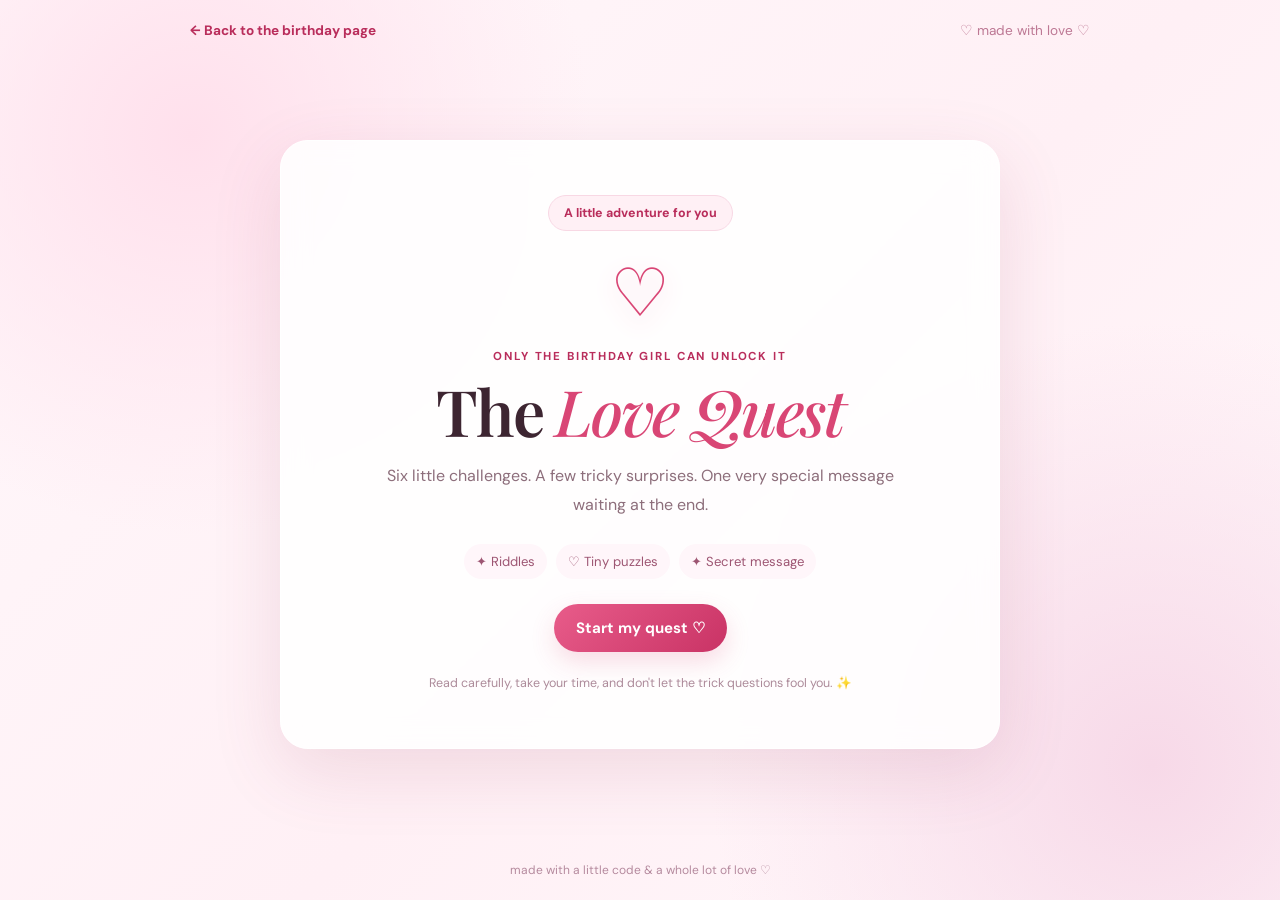
<file: game.html>
<!DOCTYPE html>
<html lang="en">
<head>
<meta charset="UTF-8"><meta name="viewport" content="width=device-width, initial-scale=1"><meta name="theme-color" content="#fff0f5">
<title>The Love Quest 💗</title><link rel="stylesheet" href="game.css"><script src="game.js" defer></script>
</head>
<body>
<header class="topbar"><a href="index.html">← Back to the birthday page</a><span>♡ made with love ♡</span></header>
<main class="shell">
<section class="card welcome" id="welcome"><div class="pill">A little adventure for you</div><div class="big">♡</div><p class="eyebrow">Only the birthday girl can unlock it</p><h1>The <em>Love Quest</em></h1><p class="lead">Six little challenges. A few tricky surprises. One very special message waiting at the end.</p><div class="tags"><span>✦ Riddles</span><span>♡ Tiny puzzles</span><span>✦ Secret message</span></div><button class="primary" id="start">Start my quest ♡</button><p class="small">Read carefully, take your time, and don't let the trick questions fool you. ✨</p></section>
<section class="card quest hidden" id="quest" aria-live="polite"><div class="topline"><span id="stage-label">CHALLENGE 1 OF 6</span><span id="score">Hearts earned: 0 ♡</span></div><div class="track"><div id="progress"></div></div><div class="stage-icon" id="icon">💌</div><p class="eyebrow" id="type"></p><h2 id="title"></h2><p class="prompt" id="prompt"></p><div id="answer-area"></div><p class="feedback" id="feedback" role="status"></p><div class="actions"><button class="primary" id="check">Check my answer</button><button class="secondary hidden" id="next">Next challenge →</button></div><p class="small" id="hint">A hint appears if you need one.</p></section>
<section class="card ending hidden" id="ending"><div class="big pulse">💗</div><p class="eyebrow">Quest complete • six hearts unlocked</p><h1>Happy Birthday,<br><em>my favorite person!</em></h1><p class="lead">If I could give you one thing today, it would be the ability to see yourself through my eyes — so you would know just how wonderful, precious, and loved you are.</p><div class="letter"><p>May your new year of life bring peaceful mornings, unexpected happiness, dreams that come true, and a thousand reasons to smile.</p><p>Thank you for being you. You deserve love that feels safe, laughter that comes easily, and beautiful moments that stay with you forever.</p><p class="sign">With all my love, <strong>Surya ♡</strong></p></div><a class="primary linkbtn" href="index.html#final">Open your birthday page ♡</a><button class="secondary" id="replay">Play the quest again ↻</button><p class="small">P.S. Your biggest reward is still waiting: a very big birthday hug. 💕</p></section>
</main><footer>made with a little code & a whole lot of love ♡</footer>
</body></html>
</file>
<file: game.css>
@import url('https://fonts.googleapis.com/css2?family=DM+Sans:wght@400;500;600;700&family=Playfair+Display:ital,wght@0,500;0,600;1,500;1,600&display=swap');
:root{--pink:#d94675;--dark:#b92d5b;--ink:#3d2531;--muted:#8d6e7b;--line:#f3d6e1}*{box-sizing:border-box}body{margin:0;min-height:100vh;display:flex;flex-direction:column;font-family:'DM Sans',sans-serif;color:var(--ink);background:radial-gradient(circle at 15% 15%,#ffe0ec,transparent 30%),radial-gradient(circle at 90% 85%,#f7d9e8,transparent 32%),linear-gradient(135deg,#fff8fb,#fff0f5 55%,#fff8fb)}.topbar{width:min(900px,calc(100% - 32px));margin:22px auto 0;display:flex;justify-content:space-between;gap:12px;font-size:.85rem}.topbar a{color:var(--dark);font-weight:700;text-decoration:none}.topbar span{color:#bd7894}.shell{width:min(720px,calc(100% - 28px));margin:auto;padding:32px 0 44px;flex:1;display:grid;place-items:center}.card{width:100%;text-align:center;background:#ffffffdf;border:1px solid #ffffff;border-radius:28px;padding:clamp(24px,6vw,54px);box-shadow:0 22px 70px #9d416524;backdrop-filter:blur(14px);animation:rise .5s ease both}.hidden{display:none!important}.pill{display:inline-block;background:#fff0f5;color:var(--dark);border:1px solid #f8d8e4;border-radius:100px;padding:9px 15px;font-size:.78rem;font-weight:700}.big{font-size:4.2rem;color:var(--pink);margin:18px 0 5px;text-shadow:0 8px 25px #eeb3c9}.eyebrow{font-size:.72rem;letter-spacing:.16em;text-transform:uppercase;color:var(--dark);font-weight:700;margin:12px 0}h1,h2{font-family:'Playfair Display',serif;font-weight:600;letter-spacing:-.035em}h1{font-size:clamp(2.4rem,8vw,4rem);line-height:1.08;margin:12px 0 17px}h1 em{color:var(--pink);font-weight:500}h2{font-size:clamp(1.8rem,5vw,2.5rem);margin:12px 0}.lead,.prompt{color:var(--muted);line-height:1.8;max-width:540px;margin:0 auto 22px}.tags{display:flex;justify-content:center;flex-wrap:wrap;gap:9px;margin:25px 0}.tags span{padding:9px 12px;border-radius:100px;background:#fff6fa;color:#9d5572;font-size:.82rem}.primary,.secondary{border:0;border-radius:100px;padding:14px 22px;font:700 .94rem 'DM Sans',sans-serif;cursor:pointer;display:inline-flex;justify-content:center;align-items:center;gap:8px;text-decoration:none;transition:transform .2s,box-shadow .2s}.primary{color:#fff;background:linear-gradient(135deg,#e85c8a,#c93365);box-shadow:0 10px 24px #d9467530}.primary:hover{transform:translateY(-2px);box-shadow:0 14px 28px #d9467545}.secondary{background:#fff0f5;color:var(--dark);border:1px solid var(--line);margin:8px}.small{color:#ad8b9a;font-size:.78rem;line-height:1.6;margin:22px 0 0}.quest{text-align:left}.topline{display:flex;justify-content:space-between;gap:10px;color:#a06b83;font-size:.7rem;font-weight:700;letter-spacing:.06em}.track{height:7px;background:#f8e2eb;border-radius:99px;overflow:hidden;margin:13px 0 25px}.track div{height:100%;width:16.6%;background:linear-gradient(90deg,#f18eaf,#cb3569);border-radius:99px;transition:width .35s}.stage-icon{text-align:center;font-size:2.4rem;margin:6px 0}.quest .eyebrow,.quest h2,.quest .prompt{text-align:center}.prompt{margin-bottom:24px}#answer-area{max-width:520px;margin:auto}.answer{width:100%;border:1px solid #edccda;background:#fffafd;border-radius:14px;padding:15px;font:500 1rem 'DM Sans',sans-serif;color:var(--ink);outline:none}.answer:focus{border-color:#df7096;box-shadow:0 0 0 4px #fbe3ec}.choices{display:grid;gap:10px}.choice{display:flex;align-items:center;gap:11px;text-align:left;border:1px solid #f0d4df;background:#fffafd;padding:13px 15px;border-radius:14px;cursor:pointer;color:#694657}.choice:has(input:checked){border-color:var(--pink);background:#fff0f5}.choice input{accent-color:var(--pink);width:17px;height:17px}.feedback{text-align:center;min-height:25px;font-size:.9rem;font-weight:700;margin:16px 0 2px}.feedback.good{color:#27835d}.feedback.bad{color:#c34265}.actions{display:flex;justify-content:center;gap:10px;flex-wrap:wrap;margin-top:12px}.quest .small{text-align:center}.letter{background:linear-gradient(135deg,#fff5f9,#fffafd);border:1px solid #f6dce6;border-radius:20px;padding:22px;text-align:left;line-height:1.85;color:#805b6b;margin:25px 0}.letter p{margin:0 0 14px}.letter p:last-child{margin-bottom:0}.sign{font-family:'Playfair Display',serif;font-size:1.2rem;font-style:italic;color:var(--dark)}.linkbtn{margin:4px 4px 0}.pulse{animation:pulse 1.4s infinite}footer{text-align:center;padding:0 16px 22px;color:#b58a9e;font-size:.75rem}@keyframes rise{from{opacity:0;transform:translateY(12px)}to{opacity:1;transform:translateY(0)}}@keyframes pulse{50%{transform:scale(1.1)}}@media(max-width:520px){.topbar{align-items:flex-start}.topbar span{font-size:.75rem}.card{border-radius:22px}.topline{font-size:.62rem}.primary,.secondary{width:100%;margin:6px 0}.actions{display:grid}.letter{padding:18px}}@media(prefers-reduced-motion:reduce){*,*::before,*::after{animation-duration:.01ms!important;animation-iteration-count:1!important;transition-duration:.01ms!important}}
</file>
